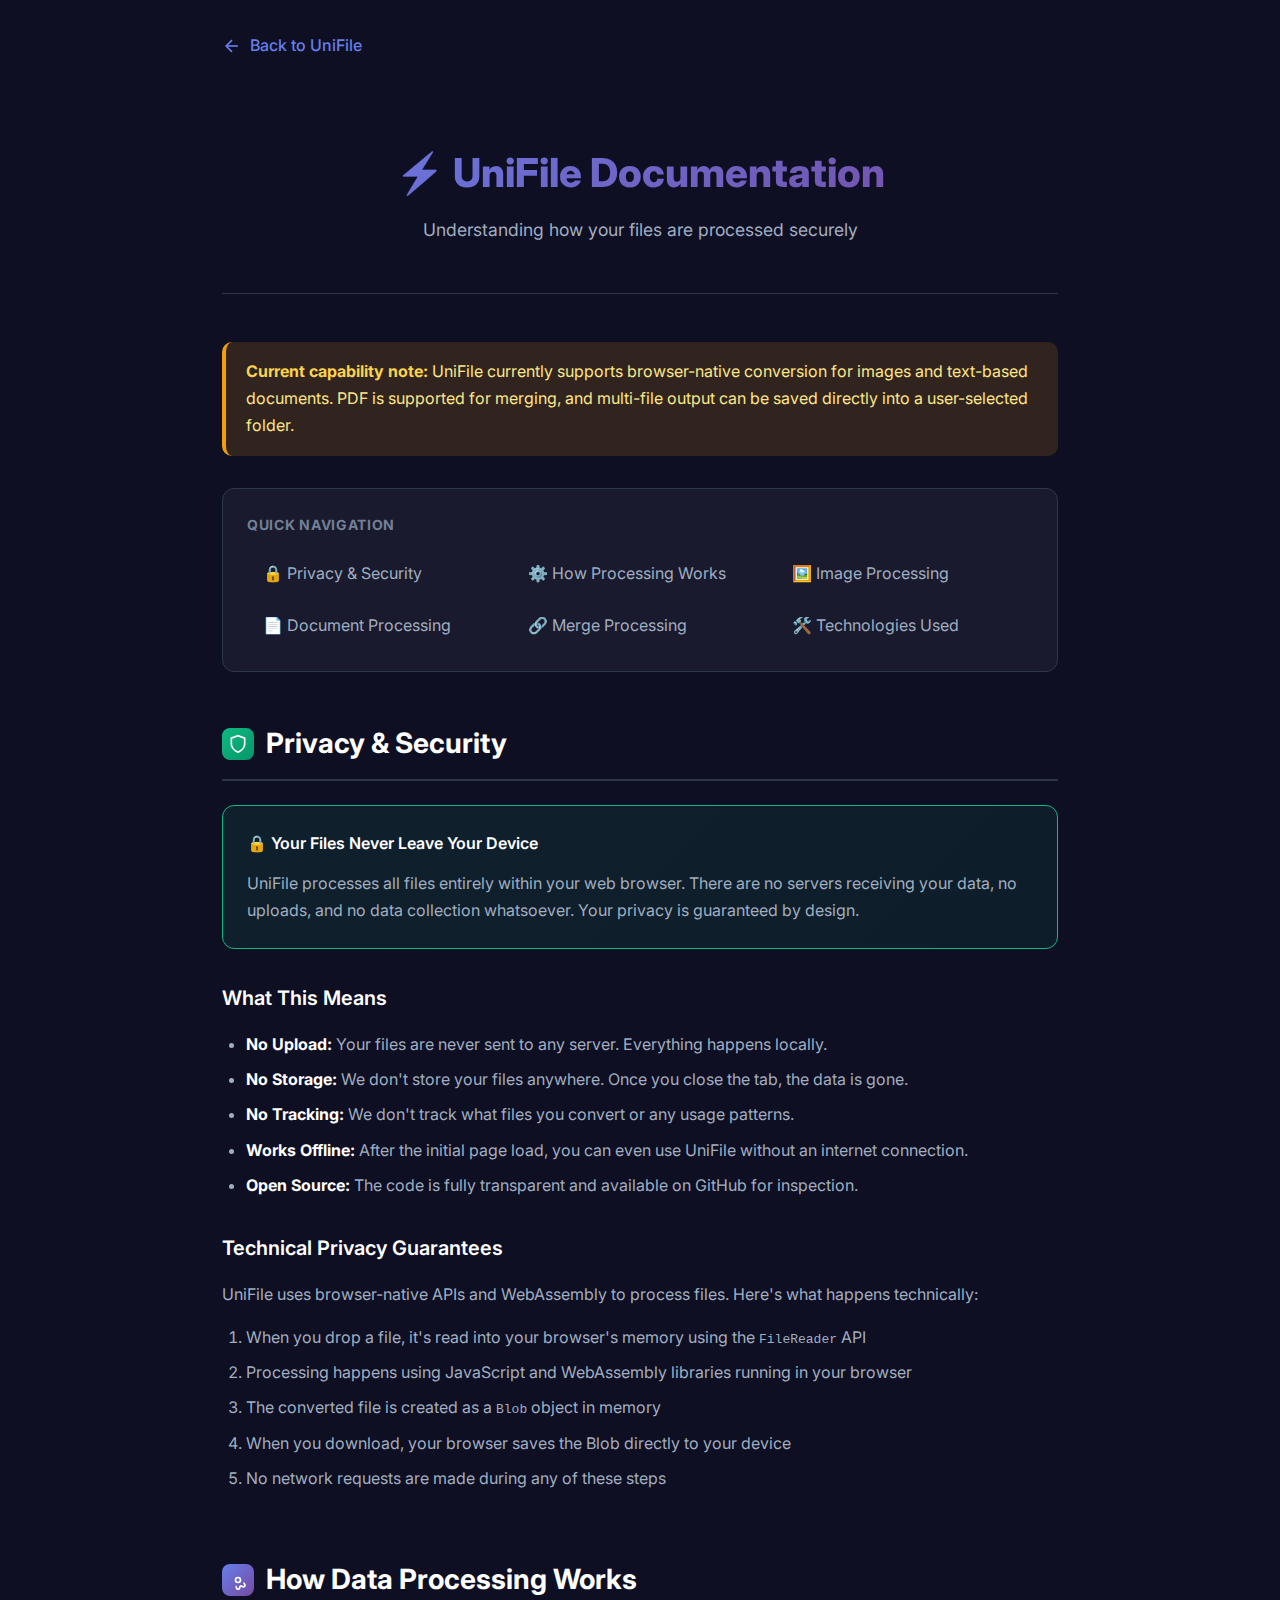
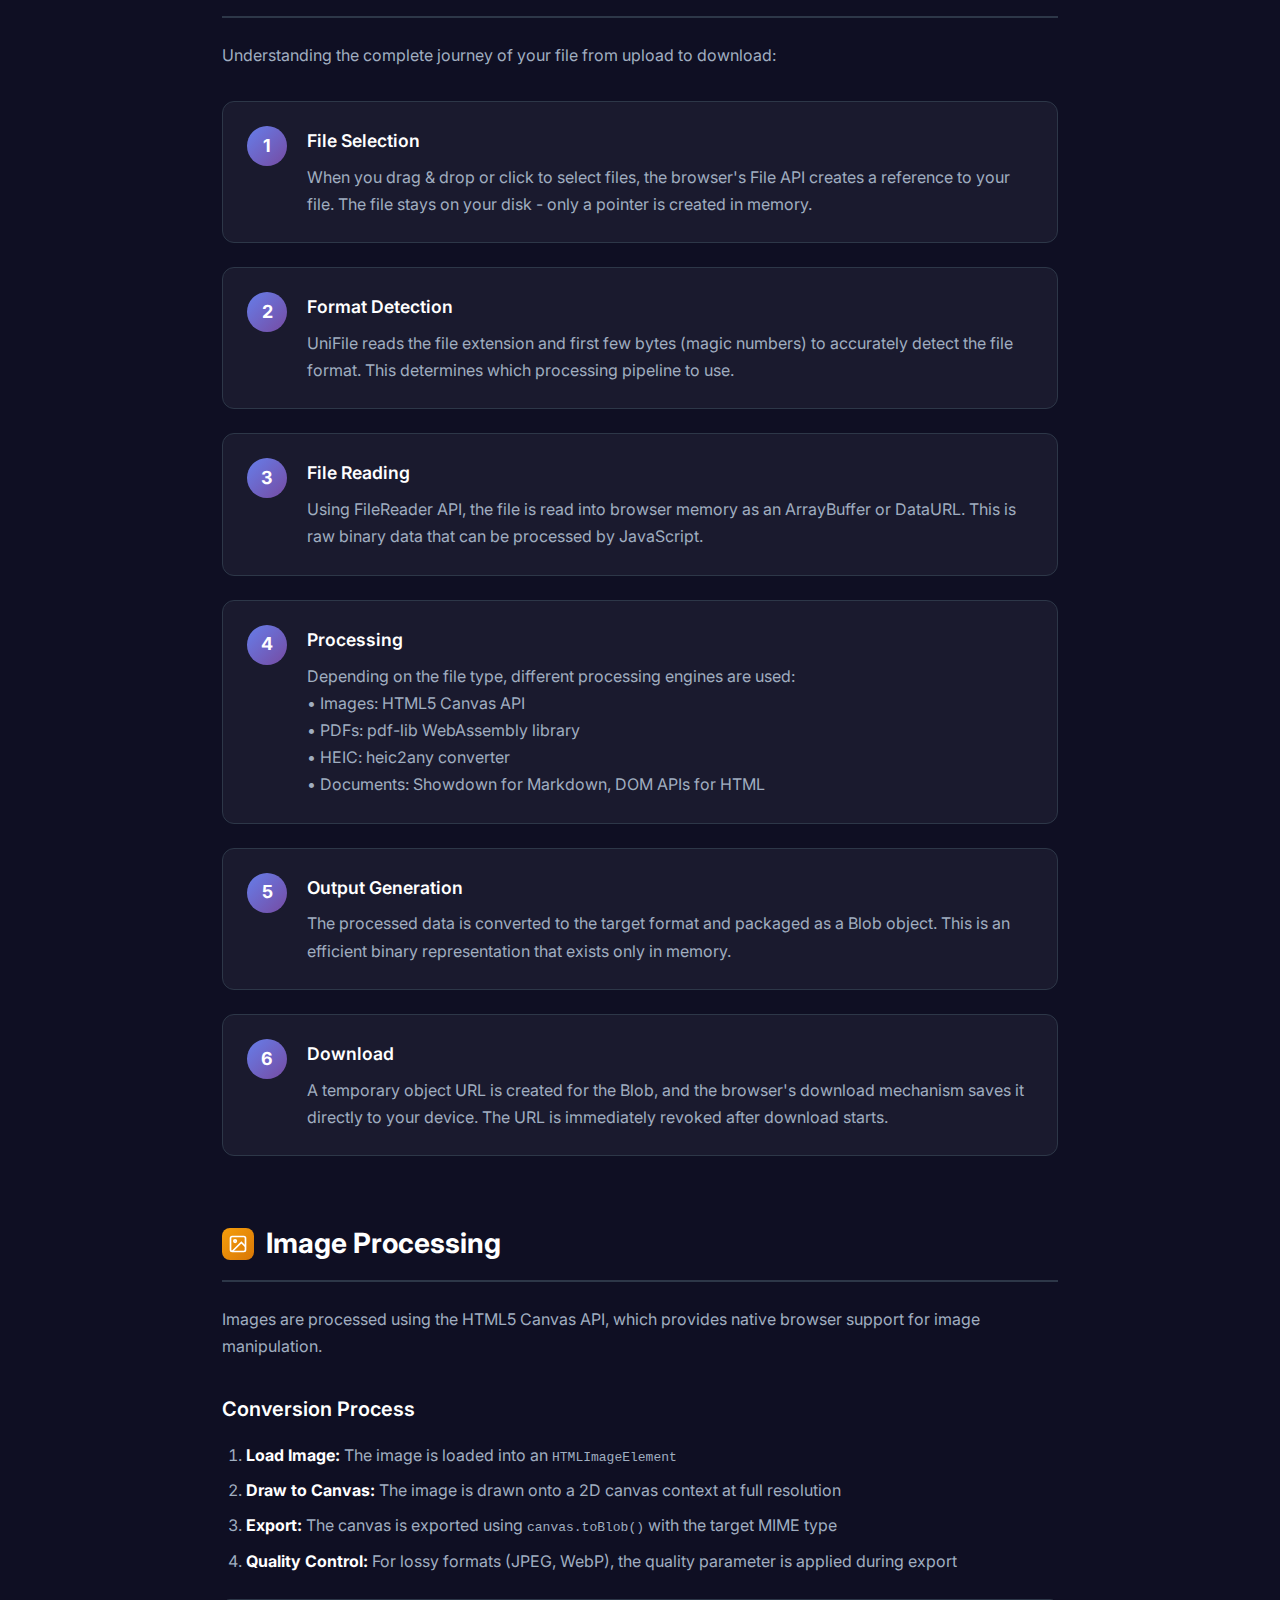
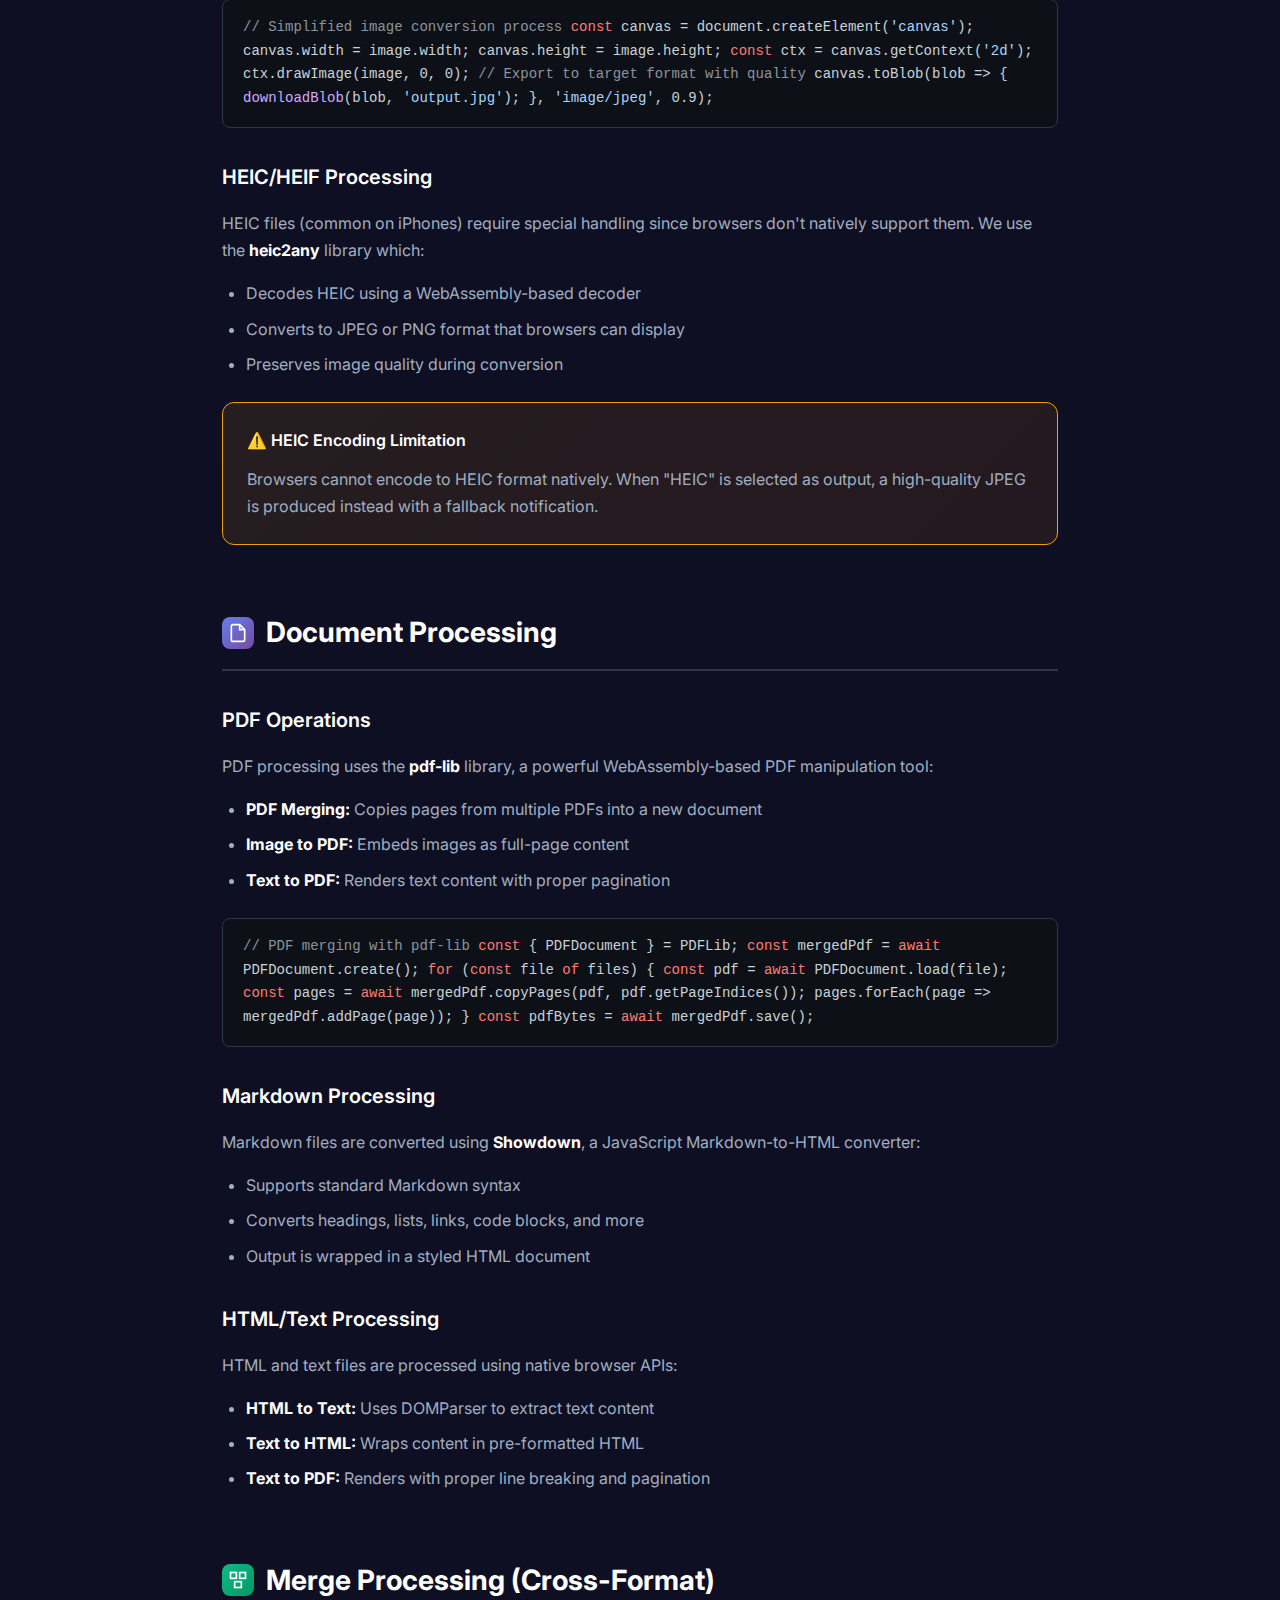
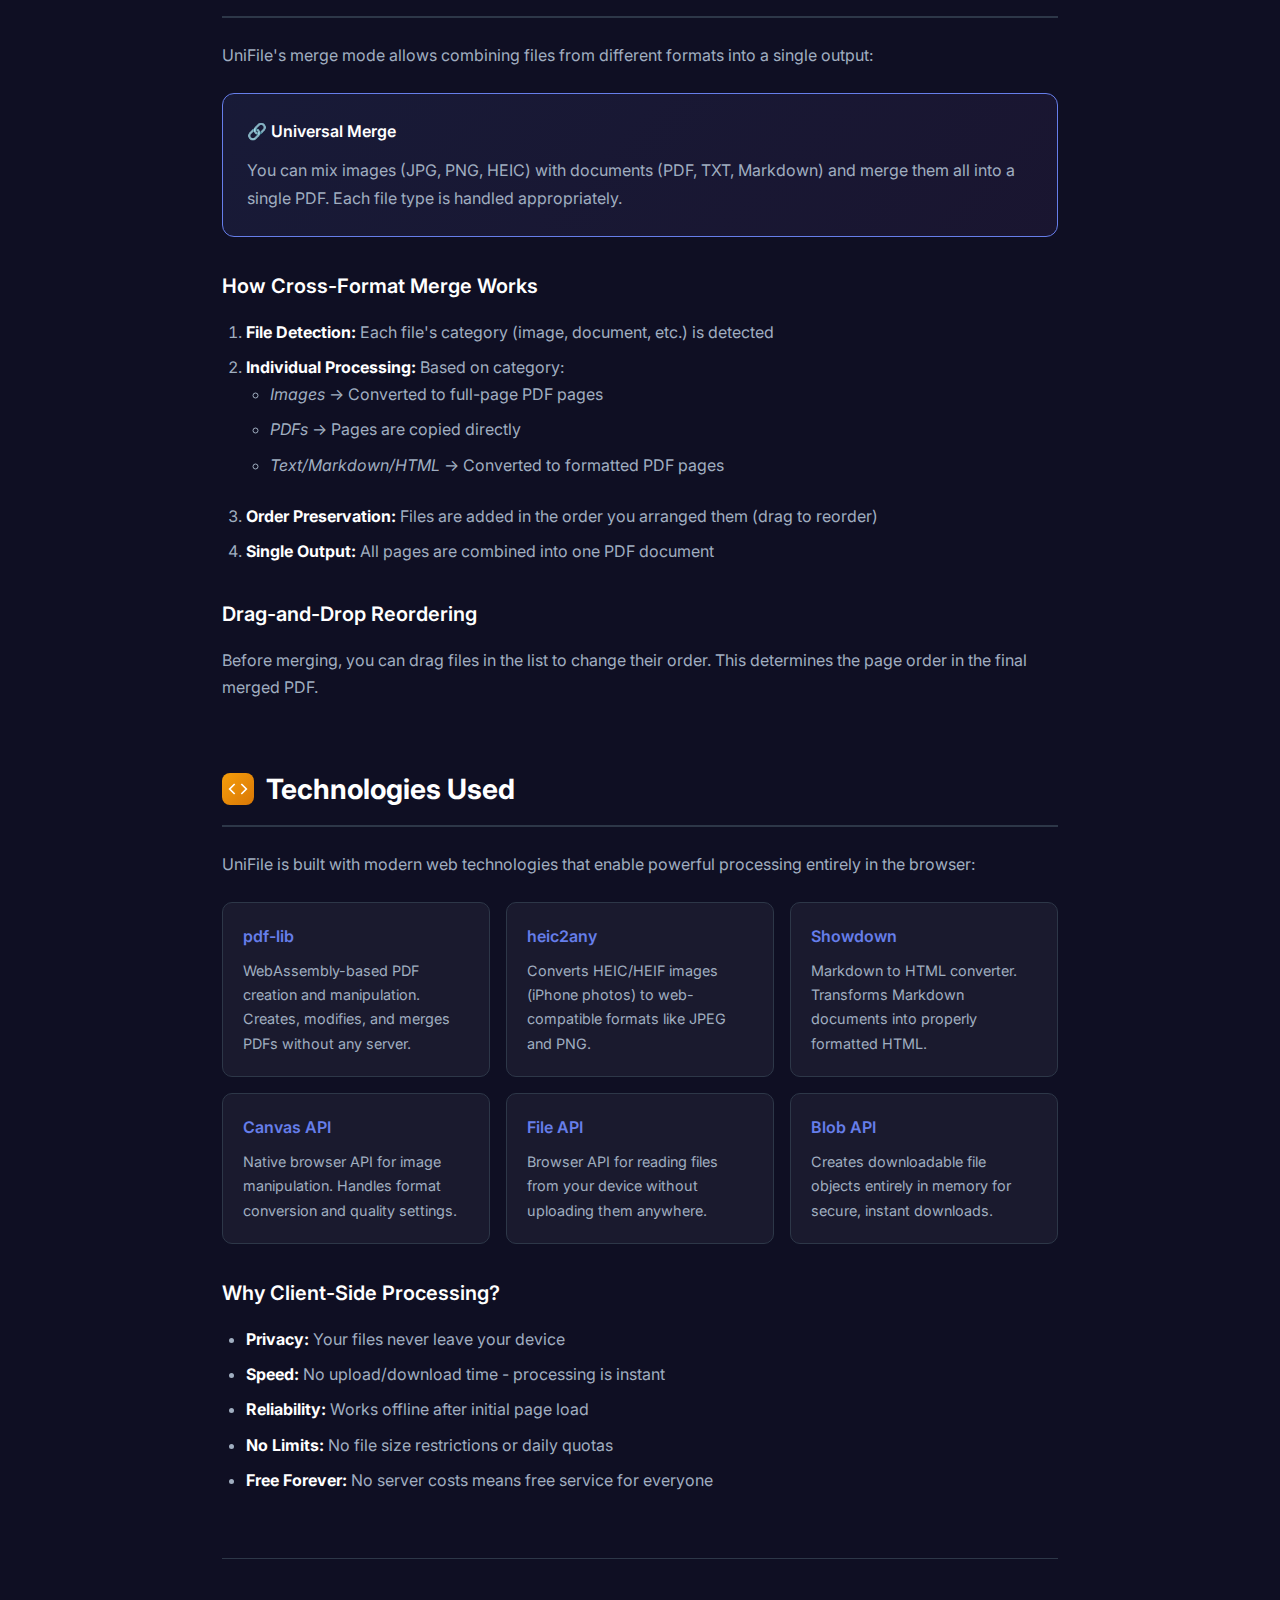
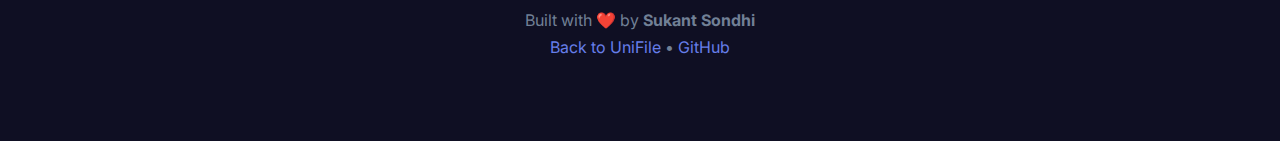
<file: documentation.html>
<!doctype html>
<html lang="en">
  <head>
    <meta charset="UTF-8" />
    <meta name="viewport" content="width=device-width, initial-scale=1.0" />
    <meta
      name="description"
      content="UniFile Documentation - Learn how your files are processed securely in your browser"
    />
    <title>UniFile Documentation - How Your Data is Processed</title>
    <link rel="preconnect" href="https://fonts.googleapis.com" />
    <link rel="preconnect" href="https://fonts.gstatic.com" crossorigin />
    <link
      href="https://fonts.googleapis.com/css2?family=Inter:wght@400;500;600;700;800&display=swap"
      rel="stylesheet"
    />
    <link
      rel="icon"
      type="image/svg+xml"
      href="data:image/svg+xml,<svg xmlns='http://www.w3.org/2000/svg' viewBox='0 0 100 100'><text y='.9em' font-size='90'>⚡</text></svg>"
    />
    <style>
      :root {
        --primary: #667eea;
        --primary-dark: #5a67d8;
        --secondary: #764ba2;
        --accent: #f093fb;
        --success: #10b981;
        --warning: #f59e0b;
        --danger: #ef4444;
        --bg-dark: #0f0f23;
        --bg-card: #1a1a2e;
        --bg-card-hover: #252542;
        --text-primary: #ffffff;
        --text-secondary: #a0aec0;
        --text-muted: #718096;
        --border: #2d3748;
        --gradient-primary: linear-gradient(135deg, #667eea 0%, #764ba2 100%);
        --gradient-success: linear-gradient(135deg, #10b981 0%, #059669 100%);
        --gradient-warning: linear-gradient(135deg, #f59e0b 0%, #d97706 100%);
      }

      * {
        margin: 0;
        padding: 0;
        box-sizing: border-box;
      }

      body {
        font-family:
          "Inter",
          -apple-system,
          BlinkMacSystemFont,
          "Segoe UI",
          Roboto,
          sans-serif;
        background: var(--bg-dark);
        color: var(--text-primary);
        line-height: 1.7;
        min-height: 100vh;
      }

      .container {
        max-width: 900px;
        margin: 0 auto;
        padding: 2rem;
      }

      /* Header */
      .doc-header {
        text-align: center;
        padding: 3rem 0;
        border-bottom: 1px solid var(--border);
        margin-bottom: 3rem;
      }

      .doc-header h1 {
        font-size: 2.5rem;
        font-weight: 800;
        background: var(--gradient-primary);
        -webkit-background-clip: text;
        -webkit-text-fill-color: transparent;
        background-clip: text;
        margin-bottom: 0.5rem;
      }

      .doc-header .subtitle {
        color: var(--text-secondary);
        font-size: 1.1rem;
      }

      .back-link {
        display: inline-flex;
        align-items: center;
        gap: 0.5rem;
        color: var(--primary);
        text-decoration: none;
        margin-bottom: 2rem;
        font-weight: 500;
        transition: color 0.2s;
      }

      .back-link:hover {
        color: var(--accent);
      }

      .back-link svg {
        width: 20px;
        height: 20px;
      }

      .capability-notice {
        margin-bottom: 2rem;
        padding: 1rem 1.25rem;
        border-radius: 10px;
        border-left: 4px solid var(--warning);
        background: rgba(245, 158, 11, 0.15);
        color: #fde68a;
      }

      .capability-notice strong {
        color: #fcd34d;
      }

      /* Navigation */
      .doc-nav {
        background: var(--bg-card);
        border-radius: 12px;
        padding: 1.5rem;
        margin-bottom: 3rem;
        border: 1px solid var(--border);
      }

      .doc-nav h3 {
        font-size: 0.875rem;
        text-transform: uppercase;
        letter-spacing: 0.05em;
        color: var(--text-muted);
        margin-bottom: 1rem;
      }

      .doc-nav ul {
        list-style: none;
        display: grid;
        grid-template-columns: repeat(auto-fit, minmax(200px, 1fr));
        gap: 0.5rem;
      }

      .doc-nav a {
        color: var(--text-secondary);
        text-decoration: none;
        padding: 0.5rem 1rem;
        border-radius: 8px;
        display: block;
        transition: all 0.2s;
      }

      .doc-nav a:hover {
        background: var(--bg-card-hover);
        color: var(--primary);
      }

      /* Sections */
      .doc-section {
        margin-bottom: 4rem;
      }

      .doc-section h2 {
        font-size: 1.75rem;
        font-weight: 700;
        margin-bottom: 1.5rem;
        padding-bottom: 0.75rem;
        border-bottom: 2px solid var(--border);
        display: flex;
        align-items: center;
        gap: 0.75rem;
      }

      .doc-section h2 .icon {
        width: 32px;
        height: 32px;
        border-radius: 8px;
        display: flex;
        align-items: center;
        justify-content: center;
      }

      .doc-section h2 .icon svg {
        width: 20px;
        height: 20px;
      }

      .doc-section h2 .icon.privacy {
        background: var(--gradient-success);
      }
      .doc-section h2 .icon.process {
        background: var(--gradient-primary);
      }
      .doc-section h2 .icon.tech {
        background: var(--gradient-warning);
      }

      .doc-section h3 {
        font-size: 1.25rem;
        font-weight: 600;
        margin: 2rem 0 1rem;
        color: var(--text-primary);
      }

      .doc-section p {
        color: var(--text-secondary);
        margin-bottom: 1rem;
      }

      .doc-section ul,
      .doc-section ol {
        color: var(--text-secondary);
        margin-bottom: 1.5rem;
        padding-left: 1.5rem;
      }

      .doc-section li {
        margin-bottom: 0.5rem;
      }

      .doc-section strong {
        color: var(--text-primary);
      }

      /* Info Cards */
      .info-card {
        background: var(--bg-card);
        border: 1px solid var(--border);
        border-radius: 12px;
        padding: 1.5rem;
        margin: 1.5rem 0;
      }

      .info-card.highlight {
        border-color: var(--primary);
        background: linear-gradient(
          135deg,
          rgba(102, 126, 234, 0.1) 0%,
          rgba(118, 75, 162, 0.1) 100%
        );
      }

      .info-card.success {
        border-color: var(--success);
        background: linear-gradient(
          135deg,
          rgba(16, 185, 129, 0.1) 0%,
          rgba(5, 150, 105, 0.1) 100%
        );
      }

      .info-card.warning {
        border-color: var(--warning);
        background: linear-gradient(
          135deg,
          rgba(245, 158, 11, 0.1) 0%,
          rgba(217, 119, 6, 0.1) 100%
        );
      }

      .info-card h4 {
        font-size: 1rem;
        font-weight: 600;
        margin-bottom: 0.75rem;
        display: flex;
        align-items: center;
        gap: 0.5rem;
      }

      .info-card p {
        margin-bottom: 0;
      }

      /* Code blocks */
      .code-block {
        background: #0d1117;
        border: 1px solid var(--border);
        border-radius: 8px;
        padding: 1rem 1.25rem;
        font-family: "Monaco", "Menlo", "Ubuntu Mono", monospace;
        font-size: 0.875rem;
        overflow-x: auto;
        margin: 1rem 0;
        color: #c9d1d9;
      }

      .code-block .comment {
        color: #8b949e;
      }
      .code-block .keyword {
        color: #ff7b72;
      }
      .code-block .string {
        color: #a5d6ff;
      }
      .code-block .function {
        color: #d2a8ff;
      }

      /* Process Flow */
      .process-flow {
        display: grid;
        gap: 1.5rem;
        margin: 2rem 0;
      }

      .flow-step {
        background: var(--bg-card);
        border: 1px solid var(--border);
        border-radius: 12px;
        padding: 1.5rem;
        display: flex;
        gap: 1.25rem;
        align-items: flex-start;
      }

      .flow-step .step-number {
        width: 40px;
        height: 40px;
        border-radius: 50%;
        background: var(--gradient-primary);
        display: flex;
        align-items: center;
        justify-content: center;
        font-weight: 700;
        font-size: 1.125rem;
        flex-shrink: 0;
      }

      .flow-step h4 {
        font-size: 1.1rem;
        font-weight: 600;
        margin-bottom: 0.5rem;
      }

      .flow-step p {
        color: var(--text-secondary);
        margin: 0;
      }

      /* Technology Grid */
      .tech-grid {
        display: grid;
        grid-template-columns: repeat(auto-fit, minmax(250px, 1fr));
        gap: 1rem;
        margin: 1.5rem 0;
      }

      .tech-item {
        background: var(--bg-card);
        border: 1px solid var(--border);
        border-radius: 10px;
        padding: 1.25rem;
      }

      .tech-item h4 {
        font-size: 1rem;
        font-weight: 600;
        margin-bottom: 0.5rem;
        color: var(--primary);
      }

      .tech-item p {
        font-size: 0.9rem;
        color: var(--text-secondary);
        margin: 0;
      }

      /* Footer */
      .doc-footer {
        text-align: center;
        padding: 3rem 0;
        border-top: 1px solid var(--border);
        margin-top: 4rem;
        color: var(--text-muted);
      }

      .doc-footer a {
        color: var(--primary);
        text-decoration: none;
      }

      .doc-footer a:hover {
        text-decoration: underline;
      }

      /* Responsive */
      @media (max-width: 768px) {
        .container {
          padding: 1rem;
        }

        .doc-header h1 {
          font-size: 1.75rem;
        }

        .doc-nav ul {
          grid-template-columns: 1fr;
        }

        .flow-step {
          flex-direction: column;
        }
      }
    </style>
  </head>
  <body>
    <div class="container">
      <a href="index.html" class="back-link">
        <svg
          viewBox="0 0 24 24"
          fill="none"
          stroke="currentColor"
          stroke-width="2"
        >
          <line x1="19" y1="12" x2="5" y2="12"></line>
          <polyline points="12 19 5 12 12 5"></polyline>
        </svg>
        Back to UniFile
      </a>

      <header class="doc-header">
        <h1>⚡ UniFile Documentation</h1>
        <p class="subtitle">
          Understanding how your files are processed securely
        </p>
      </header>

      <div class="capability-notice">
        <strong>Current capability note:</strong> UniFile currently supports
        browser-native conversion for images and text-based documents. PDF is
        supported for merging, and multi-file output can be saved directly into
        a user-selected folder.
      </div>

      <nav class="doc-nav">
        <h3>Quick Navigation</h3>
        <ul>
          <li><a href="#privacy">🔒 Privacy & Security</a></li>
          <li><a href="#how-it-works">⚙️ How Processing Works</a></li>
          <li><a href="#image-processing">🖼️ Image Processing</a></li>
          <li><a href="#document-processing">📄 Document Processing</a></li>
          <li><a href="#merge-processing">🔗 Merge Processing</a></li>
          <li><a href="#technologies">🛠️ Technologies Used</a></li>
        </ul>
      </nav>

      <section class="doc-section" id="privacy">
        <h2>
          <span class="icon privacy">
            <svg
              viewBox="0 0 24 24"
              fill="none"
              stroke="white"
              stroke-width="2"
            >
              <path d="M12 22s8-4 8-10V5l-8-3-8 3v7c0 6 8 10 8 10z"></path>
            </svg>
          </span>
          Privacy & Security
        </h2>

        <div class="info-card success">
          <h4>🔒 Your Files Never Leave Your Device</h4>
          <p>
            UniFile processes all files entirely within your web browser. There
            are no servers receiving your data, no uploads, and no data
            collection whatsoever. Your privacy is guaranteed by design.
          </p>
        </div>

        <h3>What This Means</h3>
        <ul>
          <li>
            <strong>No Upload:</strong> Your files are never sent to any server.
            Everything happens locally.
          </li>
          <li>
            <strong>No Storage:</strong> We don't store your files anywhere.
            Once you close the tab, the data is gone.
          </li>
          <li>
            <strong>No Tracking:</strong> We don't track what files you convert
            or any usage patterns.
          </li>
          <li>
            <strong>Works Offline:</strong> After the initial page load, you can
            even use UniFile without an internet connection.
          </li>
          <li>
            <strong>Open Source:</strong> The code is fully transparent and
            available on GitHub for inspection.
          </li>
        </ul>

        <h3>Technical Privacy Guarantees</h3>
        <p>
          UniFile uses browser-native APIs and WebAssembly to process files.
          Here's what happens technically:
        </p>
        <ol>
          <li>
            When you drop a file, it's read into your browser's memory using the
            <code>FileReader</code> API
          </li>
          <li>
            Processing happens using JavaScript and WebAssembly libraries
            running in your browser
          </li>
          <li>
            The converted file is created as a <code>Blob</code> object in
            memory
          </li>
          <li>
            When you download, your browser saves the Blob directly to your
            device
          </li>
          <li>No network requests are made during any of these steps</li>
        </ol>
      </section>

      <section class="doc-section" id="how-it-works">
        <h2>
          <span class="icon process">
            <svg
              viewBox="0 0 24 24"
              fill="none"
              stroke="white"
              stroke-width="2"
            >
              <circle cx="12" cy="12" r="3"></circle>
              <path
                d="M19.4 15a1.65 1.65 0 0 0 .33 1.82l.06.06a2 2 0 0 1 0 2.83 2 2 0 0 1-2.83 0l-.06-.06a1.65 1.65 0 0 0-1.82-.33 1.65 1.65 0 0 0-1 1.51V21a2 2 0 0 1-2 2 2 2 0 0 1-2-2v-.09A1.65 1.65 0 0 0 9 19.4"
              ></path>
            </svg>
          </span>
          How Data Processing Works
        </h2>

        <p>
          Understanding the complete journey of your file from upload to
          download:
        </p>

        <div class="process-flow">
          <div class="flow-step">
            <div class="step-number">1</div>
            <div>
              <h4>File Selection</h4>
              <p>
                When you drag & drop or click to select files, the browser's
                File API creates a reference to your file. The file stays on
                your disk - only a pointer is created in memory.
              </p>
            </div>
          </div>
          <div class="flow-step">
            <div class="step-number">2</div>
            <div>
              <h4>Format Detection</h4>
              <p>
                UniFile reads the file extension and first few bytes (magic
                numbers) to accurately detect the file format. This determines
                which processing pipeline to use.
              </p>
            </div>
          </div>
          <div class="flow-step">
            <div class="step-number">3</div>
            <div>
              <h4>File Reading</h4>
              <p>
                Using FileReader API, the file is read into browser memory as an
                ArrayBuffer or DataURL. This is raw binary data that can be
                processed by JavaScript.
              </p>
            </div>
          </div>
          <div class="flow-step">
            <div class="step-number">4</div>
            <div>
              <h4>Processing</h4>
              <p>
                Depending on the file type, different processing engines are
                used: <br />• Images: HTML5 Canvas API <br />• PDFs: pdf-lib
                WebAssembly library <br />• HEIC: heic2any converter <br />•
                Documents: Showdown for Markdown, DOM APIs for HTML
              </p>
            </div>
          </div>
          <div class="flow-step">
            <div class="step-number">5</div>
            <div>
              <h4>Output Generation</h4>
              <p>
                The processed data is converted to the target format and
                packaged as a Blob object. This is an efficient binary
                representation that exists only in memory.
              </p>
            </div>
          </div>
          <div class="flow-step">
            <div class="step-number">6</div>
            <div>
              <h4>Download</h4>
              <p>
                A temporary object URL is created for the Blob, and the
                browser's download mechanism saves it directly to your device.
                The URL is immediately revoked after download starts.
              </p>
            </div>
          </div>
        </div>
      </section>

      <section class="doc-section" id="image-processing">
        <h2>
          <span class="icon tech">
            <svg
              viewBox="0 0 24 24"
              fill="none"
              stroke="white"
              stroke-width="2"
            >
              <rect x="3" y="3" width="18" height="18" rx="2" ry="2"></rect>
              <circle cx="8.5" cy="8.5" r="1.5"></circle>
              <polyline points="21 15 16 10 5 21"></polyline>
            </svg>
          </span>
          Image Processing
        </h2>

        <p>
          Images are processed using the HTML5 Canvas API, which provides native
          browser support for image manipulation.
        </p>

        <h3>Conversion Process</h3>
        <ol>
          <li>
            <strong>Load Image:</strong> The image is loaded into an
            <code>HTMLImageElement</code>
          </li>
          <li>
            <strong>Draw to Canvas:</strong> The image is drawn onto a 2D canvas
            context at full resolution
          </li>
          <li>
            <strong>Export:</strong> The canvas is exported using
            <code>canvas.toBlob()</code> with the target MIME type
          </li>
          <li>
            <strong>Quality Control:</strong> For lossy formats (JPEG, WebP),
            the quality parameter is applied during export
          </li>
        </ol>

        <div class="code-block">
          <span class="comment">// Simplified image conversion process</span>
          <span class="keyword">const</span> canvas =
          document.createElement(<span class="string">'canvas'</span>);
          canvas.width = image.width; canvas.height = image.height;

          <span class="keyword">const</span> ctx = canvas.getContext(<span
            class="string"
            >'2d'</span
          >); ctx.drawImage(image, 0, 0);

          <span class="comment">// Export to target format with quality</span>
          canvas.toBlob(blob => {
          <span class="function">downloadBlob</span>(blob,
          <span class="string">'output.jpg'</span>); },
          <span class="string">'image/jpeg'</span>, 0.9);
        </div>

        <h3>HEIC/HEIF Processing</h3>
        <p>
          HEIC files (common on iPhones) require special handling since browsers
          don't natively support them. We use the
          <strong>heic2any</strong> library which:
        </p>
        <ul>
          <li>Decodes HEIC using a WebAssembly-based decoder</li>
          <li>Converts to JPEG or PNG format that browsers can display</li>
          <li>Preserves image quality during conversion</li>
        </ul>

        <div class="info-card warning">
          <h4>⚠️ HEIC Encoding Limitation</h4>
          <p>
            Browsers cannot encode to HEIC format natively. When "HEIC" is
            selected as output, a high-quality JPEG is produced instead with a
            fallback notification.
          </p>
        </div>
      </section>

      <section class="doc-section" id="document-processing">
        <h2>
          <span class="icon process">
            <svg
              viewBox="0 0 24 24"
              fill="none"
              stroke="white"
              stroke-width="2"
            >
              <path
                d="M14 2H6a2 2 0 0 0-2 2v16a2 2 0 0 0 2 2h12a2 2 0 0 0 2-2V8z"
              ></path>
              <polyline points="14 2 14 8 20 8"></polyline>
            </svg>
          </span>
          Document Processing
        </h2>

        <h3>PDF Operations</h3>
        <p>
          PDF processing uses the <strong>pdf-lib</strong> library, a powerful
          WebAssembly-based PDF manipulation tool:
        </p>
        <ul>
          <li>
            <strong>PDF Merging:</strong> Copies pages from multiple PDFs into a
            new document
          </li>
          <li>
            <strong>Image to PDF:</strong> Embeds images as full-page content
          </li>
          <li>
            <strong>Text to PDF:</strong> Renders text content with proper
            pagination
          </li>
        </ul>

        <div class="code-block">
          <span class="comment">// PDF merging with pdf-lib</span>
          <span class="keyword">const</span> { PDFDocument } = PDFLib;
          <span class="keyword">const</span> mergedPdf =
          <span class="keyword">await</span> PDFDocument.create();

          <span class="keyword">for</span> (<span class="keyword">const</span>
          file <span class="keyword">of</span> files) {
          <span class="keyword">const</span> pdf =
          <span class="keyword">await</span> PDFDocument.load(file);
          <span class="keyword">const</span> pages =
          <span class="keyword">await</span> mergedPdf.copyPages(pdf,
          pdf.getPageIndices()); pages.forEach(page => mergedPdf.addPage(page));
          }

          <span class="keyword">const</span> pdfBytes =
          <span class="keyword">await</span> mergedPdf.save();
        </div>

        <h3>Markdown Processing</h3>
        <p>
          Markdown files are converted using <strong>Showdown</strong>, a
          JavaScript Markdown-to-HTML converter:
        </p>
        <ul>
          <li>Supports standard Markdown syntax</li>
          <li>Converts headings, lists, links, code blocks, and more</li>
          <li>Output is wrapped in a styled HTML document</li>
        </ul>

        <h3>HTML/Text Processing</h3>
        <p>HTML and text files are processed using native browser APIs:</p>
        <ul>
          <li>
            <strong>HTML to Text:</strong> Uses DOMParser to extract text
            content
          </li>
          <li>
            <strong>Text to HTML:</strong> Wraps content in pre-formatted HTML
          </li>
          <li>
            <strong>Text to PDF:</strong> Renders with proper line breaking and
            pagination
          </li>
        </ul>
      </section>

      <section class="doc-section" id="merge-processing">
        <h2>
          <span class="icon privacy">
            <svg
              viewBox="0 0 24 24"
              fill="none"
              stroke="white"
              stroke-width="2"
            >
              <rect x="3" y="3" width="7" height="7"></rect>
              <rect x="14" y="3" width="7" height="7"></rect>
              <rect x="8" y="14" width="8" height="7"></rect>
            </svg>
          </span>
          Merge Processing (Cross-Format)
        </h2>

        <p>
          UniFile's merge mode allows combining files from different formats
          into a single output:
        </p>

        <div class="info-card highlight">
          <h4>🔗 Universal Merge</h4>
          <p>
            You can mix images (JPG, PNG, HEIC) with documents (PDF, TXT,
            Markdown) and merge them all into a single PDF. Each file type is
            handled appropriately.
          </p>
        </div>

        <h3>How Cross-Format Merge Works</h3>
        <ol>
          <li>
            <strong>File Detection:</strong> Each file's category (image,
            document, etc.) is detected
          </li>
          <li>
            <strong>Individual Processing:</strong> Based on category:
            <ul>
              <li><em>Images</em> → Converted to full-page PDF pages</li>
              <li><em>PDFs</em> → Pages are copied directly</li>
              <li>
                <em>Text/Markdown/HTML</em> → Converted to formatted PDF pages
              </li>
            </ul>
          </li>
          <li>
            <strong>Order Preservation:</strong> Files are added in the order
            you arranged them (drag to reorder)
          </li>
          <li>
            <strong>Single Output:</strong> All pages are combined into one PDF
            document
          </li>
        </ol>

        <h3>Drag-and-Drop Reordering</h3>
        <p>
          Before merging, you can drag files in the list to change their order.
          This determines the page order in the final merged PDF.
        </p>
      </section>

      <section class="doc-section" id="technologies">
        <h2>
          <span class="icon tech">
            <svg
              viewBox="0 0 24 24"
              fill="none"
              stroke="white"
              stroke-width="2"
            >
              <polyline points="16 18 22 12 16 6"></polyline>
              <polyline points="8 6 2 12 8 18"></polyline>
            </svg>
          </span>
          Technologies Used
        </h2>

        <p>
          UniFile is built with modern web technologies that enable powerful
          processing entirely in the browser:
        </p>

        <div class="tech-grid">
          <div class="tech-item">
            <h4>pdf-lib</h4>
            <p>
              WebAssembly-based PDF creation and manipulation. Creates,
              modifies, and merges PDFs without any server.
            </p>
          </div>
          <div class="tech-item">
            <h4>heic2any</h4>
            <p>
              Converts HEIC/HEIF images (iPhone photos) to web-compatible
              formats like JPEG and PNG.
            </p>
          </div>
          <div class="tech-item">
            <h4>Showdown</h4>
            <p>
              Markdown to HTML converter. Transforms Markdown documents into
              properly formatted HTML.
            </p>
          </div>
          <div class="tech-item">
            <h4>Canvas API</h4>
            <p>
              Native browser API for image manipulation. Handles format
              conversion and quality settings.
            </p>
          </div>
          <div class="tech-item">
            <h4>File API</h4>
            <p>
              Browser API for reading files from your device without uploading
              them anywhere.
            </p>
          </div>
          <div class="tech-item">
            <h4>Blob API</h4>
            <p>
              Creates downloadable file objects entirely in memory for secure,
              instant downloads.
            </p>
          </div>
        </div>

        <h3>Why Client-Side Processing?</h3>
        <ul>
          <li><strong>Privacy:</strong> Your files never leave your device</li>
          <li>
            <strong>Speed:</strong> No upload/download time - processing is
            instant
          </li>
          <li>
            <strong>Reliability:</strong> Works offline after initial page load
          </li>
          <li>
            <strong>No Limits:</strong> No file size restrictions or daily
            quotas
          </li>
          <li>
            <strong>Free Forever:</strong> No server costs means free service
            for everyone
          </li>
        </ul>
      </section>

      <footer class="doc-footer">
        <p>Built with ❤️ by <strong>Sukant Sondhi</strong></p>
        <p>
          <a href="index.html">Back to UniFile</a> •
          <a
            href="https://github.com/Sukantsondhi"
            target="_blank"
            rel="noopener noreferrer"
            >GitHub</a
          >
        </p>
      </footer>
    </div>
  </body>
</html>
</file>
